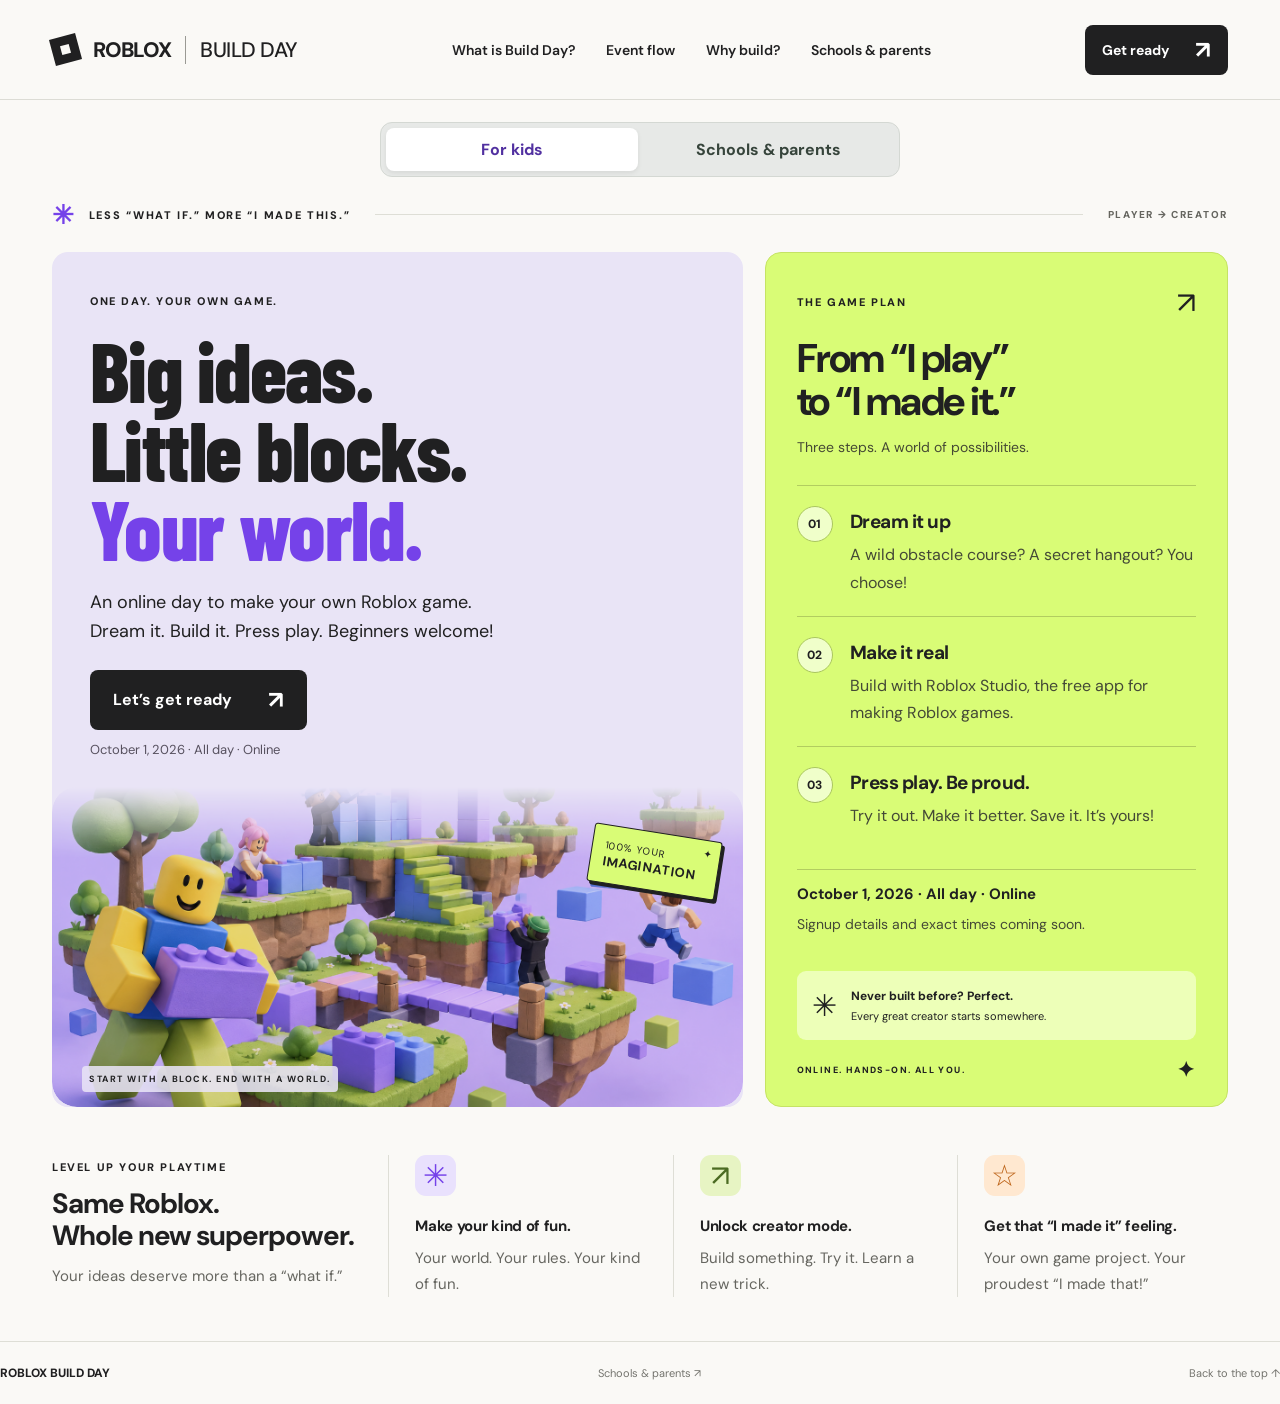
<file: index.html>
<!doctype html>
<html lang="en"><head><meta charset="utf-8"><meta name="viewport" content="width=device-width,initial-scale=1"><title>Roblox Build Day — Your world. Your rules.</title><meta name="description" content="Turn your big idea into a Roblox game. Build Day is an online building adventure for first-time creators."><link rel="icon" href="favicon.svg"><link rel="stylesheet" href="style.css"></head>
<body>
<header><a class="brand" href="#" aria-label="Roblox Build Day home"><span class="brand-icon" aria-hidden="true"></span><strong>ROBLOX <span>BUILD DAY</span></strong></a><nav aria-label="Main navigation"><a href="#what">What is Build Day?</a><a href="#how">Event flow</a><a href="#why">Why build?</a><a href="schools/">Schools &amp; parents</a></nav><button class="button small" data-start>Get ready <span>↗</span></button></header><nav class="audience-tabs" aria-label="Choose your Build Day page"><a href="./" aria-current="page">For kids</a><a href="schools/">Schools &amp; parents</a></nav>
<main>
<div class="intro-label"><span class="spark">✳</span> LESS “WHAT IF.” MORE “I MADE THIS.” <span class="line"></span><span class="edition">PLAYER → CREATOR</span></div>
<div class="main-grid">
<section class="hero" id="what"><div class="hero-copy"><span class="eyebrow">ONE DAY. YOUR OWN GAME.</span><h1>Big ideas.<br>Little blocks.<br><span>Your world.</span></h1><p>An online day to make your own Roblox game.<br>Dream it. Build it. Press play. Beginners welcome!</p><button class="button" data-start>Let’s get ready <span>↗</span></button><span class="hero-note">October 1, 2026 · All day · Online</span></div><div class="art"><img src="assets/build-world.png" alt="Colorful blocky characters building a floating obstacle-course world together"><span class="art-sticker">100% YOUR<br><strong>IMAGINATION</strong><span>✦</span></span><span class="art-caption">START WITH A BLOCK. END WITH A WORLD.</span></div></section>
<aside class="how" id="how"><div class="how-top"><span class="eyebrow">THE GAME PLAN</span><span class="how-icon" aria-hidden="true">↗</span></div><h2>From “I play”<br>to “I made it.”</h2><p class="how-description">Three steps. A world of possibilities.</p><ol class="steps"><li><span class="number">01</span><div><h3>Dream it up</h3><p>A wild obstacle course? A secret hangout? You choose!</p></div></li><li><span class="number">02</span><div><h3>Make it real</h3><p>Build with Roblox Studio, the free app for making Roblox games.</p></div></li><li><span class="number">03</span><div><h3>Press play. Be proud.</h3><p>Try it out. Make it better. Save it. It’s yours!</p></div></li></ol><div class="event-facts"><h3>October 1, 2026 · All day · Online</h3><p>Signup details and exact times coming soon.</p></div><div class="starter"><span aria-hidden="true">✳</span><p><strong>Never built before? Perfect.</strong><br>Every great creator starts somewhere.</p></div><div class="how-bottom"><span>ONLINE. HANDS-ON. ALL YOU.</span><span>✦</span></div></aside>
</div>
<section id="why" class="why"><div class="why-title"><span class="eyebrow">LEVEL UP YOUR PLAYTIME</span><h2>Same Roblox.<br>Whole new superpower.</h2><p>Your ideas deserve more than a “what if.”</p></div><article><span class="benefit-icon violet" aria-hidden="true">✳</span><h3>Make your kind of fun.</h3><p>Your world. Your rules. Your kind of fun.</p></article><article><span class="benefit-icon green" aria-hidden="true">↗</span><h3>Unlock creator mode.</h3><p>Build something. Try it. Learn a new trick.</p></article><article><span class="benefit-icon orange" aria-hidden="true">☆</span><h3>Get that “I made it” feeling.</h3><p>Your own game project. Your proudest “I made that!”</p></article></section>
</main>
<footer><span class="footer-brand">ROBLOX BUILD DAY</span><a href="schools/">Schools &amp; parents ↗</a><a href="#what">Back to the top ↑</a></footer>
<dialog id="start-dialog"><button class="close" aria-label="Close">×</button><span class="eyebrow">YOUR CREATOR ERA STARTS HERE</span><h2>Ready, set…<br><span>make something.</span></h2><p>You don’t need to register to start exploring. Here’s how to get your building space ready:</p><ol class="prep-list"><li><strong>Grab a Windows or Mac computer.</strong> Ask a grown-up to help set up Roblox Studio.</li><li><strong>Bring a small game idea.</strong> Start with a few jumps or a cozy hangout.</li></ol><div class="event-note"><strong>Event registration is not available yet.</strong><p>October 1, 2026 · All day. Signup and timing details are coming soon. The guide below helps you prepare; it doesn’t register you.</p></div><a class="button" href="https://create.roblox.com/docs/studio/setup" target="_blank" rel="noopener noreferrer">Open the official setup guide <span>↗</span></a><p class="device-note">The official Roblox setup guide opens in a new tab. No signup information is collected on this page.</p></dialog>
<script src="app.js"></script></body></html>
</file>
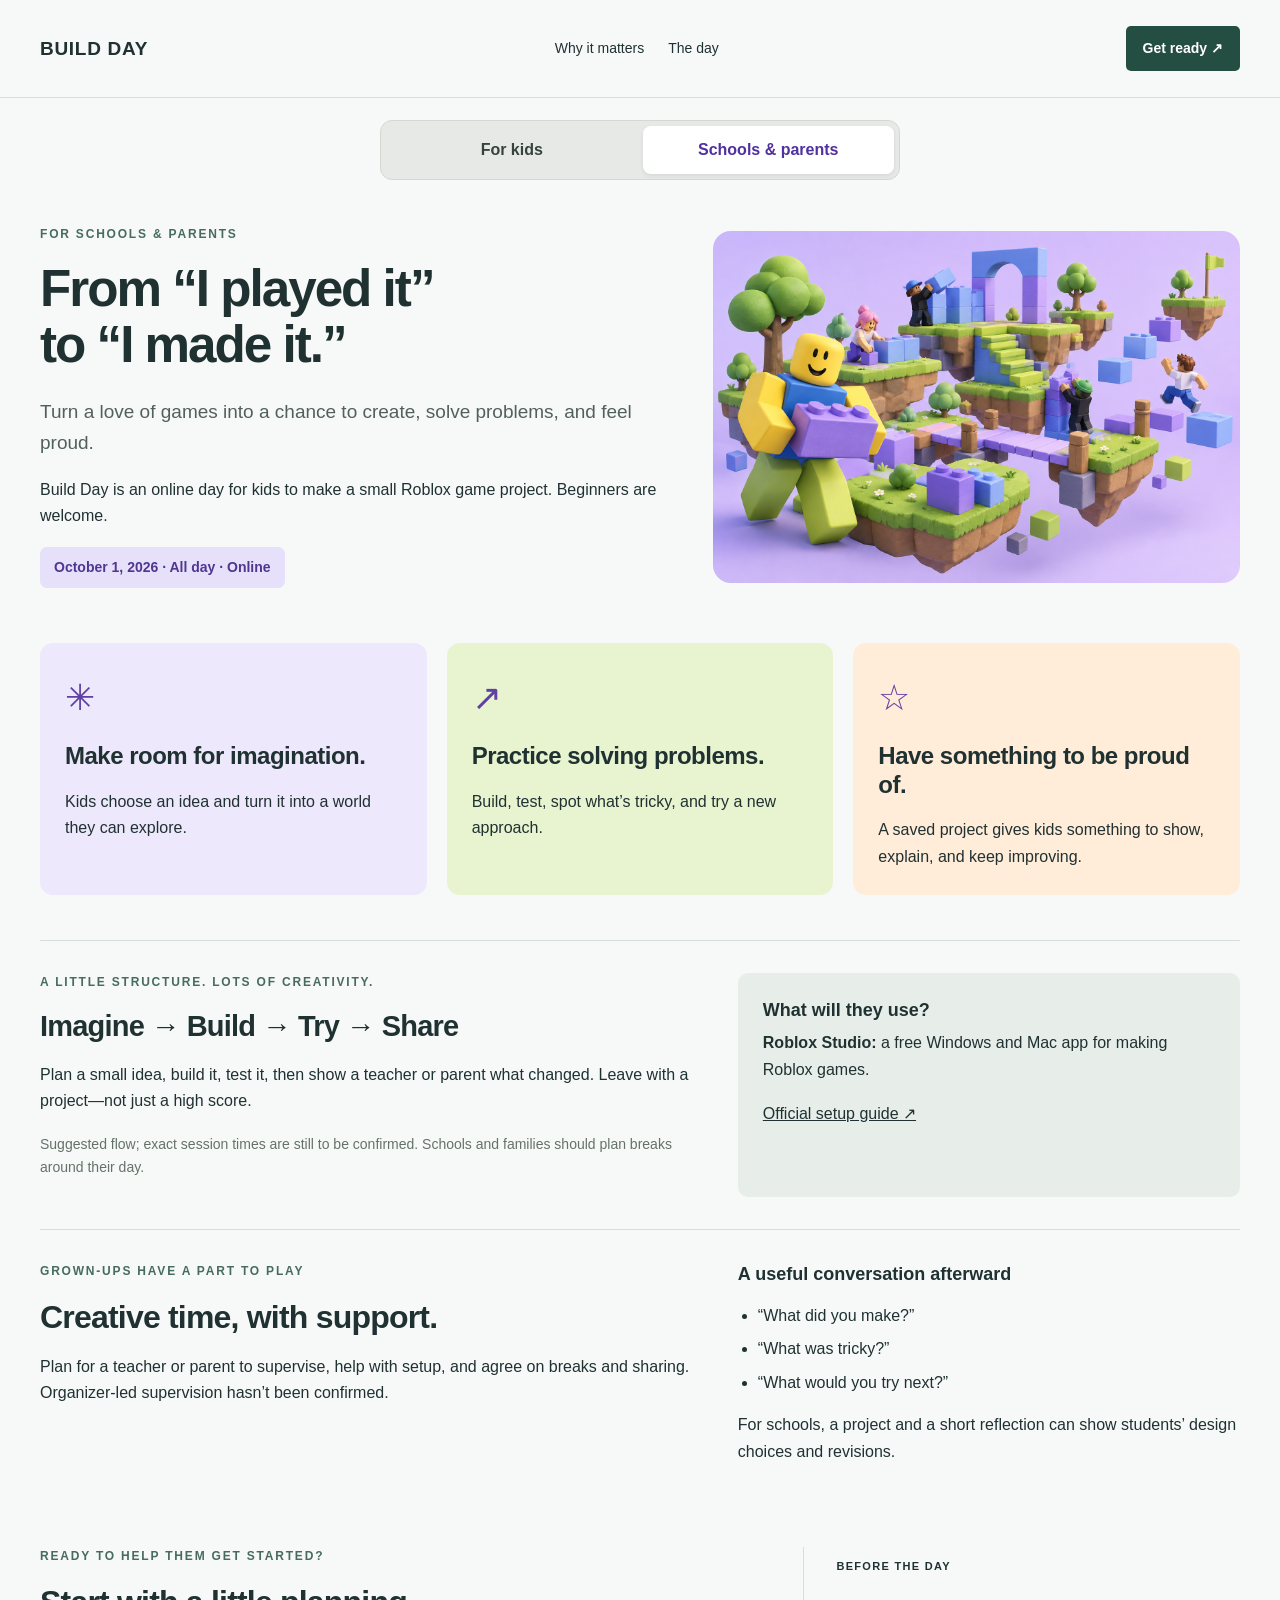
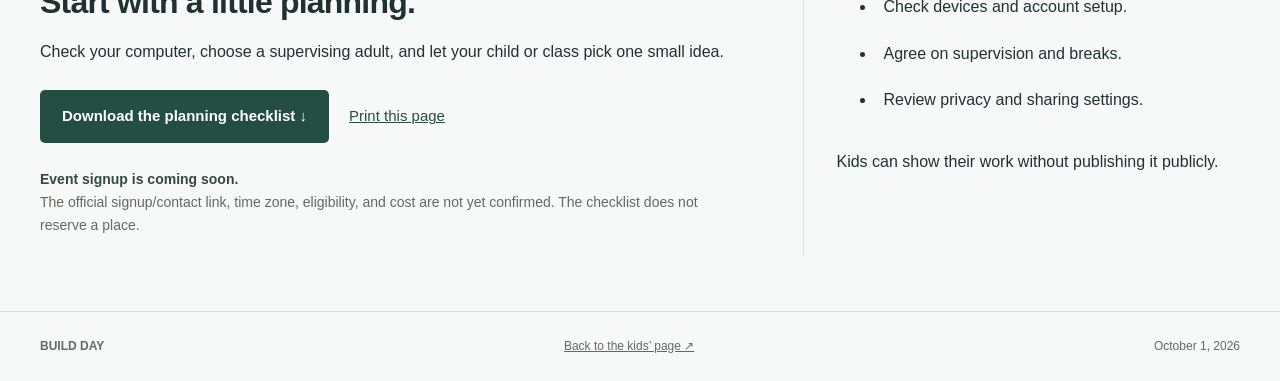
<file: schools/index.html>
<!doctype html><html lang="en"><head><meta charset="utf-8"><meta name="viewport" content="width=device-width,initial-scale=1"><title>Build Day — For Schools & Parents</title><meta name="description" content="Why Build Day is a chance for kids to practice creativity, problem-solving and digital design. October 1, 2026, online."><link rel="icon" href="../favicon.svg"><link rel="stylesheet" href="schools.css"></head><body>
<a class="skip" href="#main">Skip to content</a><header><a class="brand" href="../">BUILD DAY</a><nav aria-label="Page navigation"><a href="#benefits">Why it matters</a><a href="#plan">The day</a></nav><a class="button small" href="#next">Get ready ↗</a></header><nav class="audience-tabs" aria-label="Choose your Build Day page"><a href="../">For kids</a><a href="./" aria-current="page">Schools &amp; parents</a></nav>
<main id="main"><section class="family-intro"><div><p class="eyebrow">FOR SCHOOLS &amp; PARENTS</p><h1>From “I played it”<br>to “I made it.”</h1><p class="lead">Turn a love of games into a chance to create, solve problems, and feel proud.</p><p>Build Day is an online day for kids to make a small Roblox game project. Beginners are welcome.</p><div class="date-pill">October 1, 2026 · All day · Online</div></div><img src="../assets/build-world.png" alt="Playful block characters building a colorful game world together"></section>
<section id="benefits" class="benefits"><article><span class="benefit-symbol">✳</span><h2>Make room for imagination.</h2><p>Kids choose an idea and turn it into a world they can explore.</p></article><article><span class="benefit-symbol">↗</span><h2>Practice solving problems.</h2><p>Build, test, spot what’s tricky, and try a new approach.</p></article><article><span class="benefit-symbol">☆</span><h2>Have something to be proud of.</h2><p>A saved project gives kids something to show, explain, and keep improving.</p></article></section>
<section id="plan" class="simple-plan"><div><p class="eyebrow">A LITTLE STRUCTURE. LOTS OF CREATIVITY.</p><h2>Imagine → Build → Try → Share</h2><p>Plan a small idea, build it, test it, then show a teacher or parent what changed. Leave with a project—not just a high score.</p><p class="muted">Suggested flow; exact session times are still to be confirmed. Schools and families should plan breaks around their day.</p></div><aside><h3>What will they use?</h3><p><strong>Roblox Studio:</strong> a free Windows and Mac app for making Roblox games.</p><a href="https://create.roblox.com/docs/studio/setup" target="_blank" rel="noopener noreferrer">Official setup guide ↗</a></aside></section>
<section class="grownup"><div><p class="eyebrow">GROWN-UPS HAVE A PART TO PLAY</p><h2>Creative time, with support.</h2><p>Plan for a teacher or parent to supervise, help with setup, and agree on breaks and sharing. Organizer-led supervision hasn’t been confirmed.</p></div><div><h3>A useful conversation afterward</h3><ul><li>“What did you make?”</li><li>“What was tricky?”</li><li>“What would you try next?”</li></ul><p>For schools, a project and a short reflection can show students’ design choices and revisions.</p></div></section>
<section id="next" class="next"><div><p class="eyebrow">READY TO HELP THEM GET STARTED?</p><h2>Start with a little planning.</h2><p>Check your computer, choose a supervising adult, and let your child or class pick one small idea.</p><div class="actions"><a class="button" href="school-planning-checklist.txt" download>Download the planning checklist ↓</a><button id="print-brief" type="button">Print this page</button></div><p class="pending"><strong>Event signup is coming soon.</strong> The official signup/contact link, time zone, eligibility, and cost are not yet confirmed. The checklist does not reserve a place.</p></div><aside><span>BEFORE THE DAY</span><ul><li>Check devices and account setup.</li><li>Agree on supervision and breaks.</li><li>Review privacy and sharing settings.</li></ul><p>Kids can show their work without publishing it publicly.</p></aside></section></main><footer><strong>BUILD DAY</strong><a href="../">Back to the kids’ page ↗</a><span>October 1, 2026</span></footer><script src="schools.js"></script></body></html>
</file>
<file: style.css>
@import url('https://fonts.googleapis.com/css2?family=Barlow+Condensed:wght@700;800;900&family=DM+Sans:wght@400;500;600;650;700;800&display=swap');
:root{--ink:#202021;--paper:#faf9f6;--purple:#7542e9;--lime:#d9fc76}*{box-sizing:border-box}html{scroll-behavior:smooth;scroll-padding-top:24px}body{margin:0;background:var(--paper);color:var(--ink);font-family:'DM Sans',Arial,sans-serif;font-size:16px}button,a{-webkit-tap-highlight-color:transparent}a{color:inherit;text-decoration:none}button{font:inherit;cursor:pointer}header{height:100px;max-width:1456px;margin:auto;padding:0 52px;display:flex;align-items:center;justify-content:space-between;border-bottom:1px solid #dcdcd5}.brand{display:flex;align-items:center;gap:14px}.brand strong{font-size:21px;font-weight:800;letter-spacing:-1px}.brand strong span{font-weight:500;border-left:1px solid #9a9a94;margin-left:10px;padding-left:14px;letter-spacing:-.5px}.brand-icon{width:27px;height:27px;background:var(--ink);transform:rotate(-15deg);position:relative}.brand-icon:after{content:'';position:absolute;inset:9px;background:var(--paper)}nav{display:flex;gap:31px;font-size:14px;font-weight:600}nav a:hover,footer a:hover{color:var(--purple)}.button{border:0;border-radius:8px;background:var(--ink);color:#fff;display:inline-flex;align-items:center;justify-content:space-between;gap:36px;padding:18px 23px;font-weight:700;transition:transform .2s,background .2s}.button:hover{transform:translateY(-3px);background:#5130a0}.button span{font-size:24px;line-height:1}.button.small{font-size:14px;padding:13px 17px;gap:26px}main{max-width:1456px;margin:auto;padding:0 52px}.intro-label{display:flex;gap:13px;align-items:center;font-size:11px;font-weight:800;letter-spacing:1.7px;height:75px}.spark{font-size:26px;color:var(--purple)}.line{flex:1;height:1px;background:#deded6;margin:0 12px}.edition{font-size:10px;color:#65655f}.main-grid{display:grid;grid-template-columns:1.49fr 1fr;gap:22px}.hero{border-radius:16px;background:#e9e4f6;overflow:hidden;position:relative;min-height:660px}.hero-copy{position:relative;z-index:2;padding:37px 38px 0}.eyebrow{font-size:11px;letter-spacing:1.6px;font-weight:800}h1{font-family:'Barlow Condensed',Impact,'Arial Narrow',sans-serif;font-size:83px;font-weight:800;line-height:.95;letter-spacing:-1.6px;margin:21px 0 20px}h1>span{color:var(--purple)}.hero-copy>p{font-size:15px;line-height:1.65;margin:0 0 23px}.hero-note{display:block;font-size:11px;margin-top:11px;color:#57515f}.art{position:absolute;width:70%;height:360px;right:-12%;bottom:0;pointer-events:none}.art img{width:100%;height:100%;object-fit:cover;object-position:center;mix-blend-mode:multiply;mask-image:linear-gradient(to bottom,transparent,black 13%);border-radius:25px}.art-sticker{position:absolute;right:24%;top:12px;background:var(--lime);border:1px solid var(--ink);padding:13px 20px 12px 12px;border-radius:3px;transform:rotate(9deg);font-size:10px;line-height:1.4;letter-spacing:.7px;box-shadow:3px 3px 0 var(--ink)}.art-sticker strong{font-size:13px}.art-sticker>span{position:absolute;right:7px;top:6px}.art-caption{position:absolute;bottom:20px;left:-30%;font-size:9px;letter-spacing:1.5px;font-weight:700}.how{background:var(--lime);border:1px solid #c5e365;border-radius:16px;padding:30px 31px 22px;display:flex;flex-direction:column}.how-top{display:flex;justify-content:space-between;align-items:center}.how-icon{font-size:30px}h2{font-size:40px;letter-spacing:-1.5px;line-height:1.08;margin:15px 0}.how-description{font-size:14px;margin:0;color:#454934}.steps{list-style:none;padding:0;margin:29px 0 20px}.steps li{display:flex;gap:17px;padding:20px 0;border-top:1px solid #b2cd60}.number{display:flex;align-items:center;justify-content:center;flex:none;width:36px;height:36px;background:#f0ffca;border:1px solid #aac65d;border-radius:50%;font-size:12px;font-weight:800}.steps h3{font-size:19px;letter-spacing:-.5px;margin:3px 0 7px}.steps p{font-size:13px;line-height:1.7;margin:0;color:#444936}.starter{background:#edffb8;border-radius:9px;display:flex;align-items:center;gap:14px;padding:15px}.starter>span{font-size:30px}.starter p{font-size:11px;line-height:1.7;margin:0}.starter strong{font-size:12px}.how-bottom{display:flex;justify-content:space-between;align-items:center;font-size:9px;font-weight:800;letter-spacing:1.4px;margin-top:auto;padding-top:21px}.how-bottom>span:last-child{font-size:21px}.why{display:grid;grid-template-columns:1.2fr 1fr 1fr 1.05fr;gap:27px;padding:48px 0 44px}.why h2{font-size:28px;letter-spacing:-1px;line-height:1.14;margin:12px 0}.why p{font-size:12px;line-height:1.7;color:#666660;margin:0}.why article{border-left:1px solid #deded6;padding-left:26px}.benefit-icon{width:41px;height:41px;display:flex;align-items:center;justify-content:center;font-size:30px;border-radius:11px;margin-bottom:20px}.violet{background:#e9e1fd;color:var(--purple)}.green{background:#e7f4c3;color:#4b6b22}.orange{background:#ffe8d0;color:#bd6419}.why h3{font-size:15px;letter-spacing:-.3px;margin:0 0 10px}footer{max-width:1352px;margin:0 auto;padding:23px 0;border-top:1px solid #deded6;display:flex;align-items:center;justify-content:space-between;font-size:11px;color:#73736d}.footer-brand{font-weight:800;font-size:12px;color:var(--ink)}dialog{border:1px solid #dad4e5;border-radius:20px;padding:40px;max-width:510px;width:calc(100% - 32px);background:var(--paper);color:var(--ink);box-shadow:0 30px 90px #0004}dialog::backdrop{background:#1510219c;backdrop-filter:blur(5px)}dialog h2{font-size:43px;margin-top:25px}dialog h2 span{color:var(--purple)}dialog>p{line-height:1.6;color:#65616a;font-size:15px}.close{position:absolute;right:15px;top:10px;background:transparent;border:0;font-size:30px;padding:5px 10px}.event-note{background:#eae5f6;padding:20px;border-radius:10px;margin:25px 0;font-size:14px;line-height:1.6}.event-note p{margin:7px 0 0}.device-note{font-size:12px!important}a:focus-visible,button:focus-visible{outline:3px solid #7542e9;outline-offset:5px}@media(min-width:1450px){.hero{min-height:700px}.art{height:385px}h1{font-size:92px}}@media(max-width:1100px){header,main{padding-left:28px;padding-right:28px}.brand strong{font-size:17px}nav{gap:17px}.hero-copy{padding:30px 28px 0}h1{font-size:72px}.how{padding:27px 24px}.how h2{font-size:35px}.steps p br{display:none}.hero{min-height:670px}.art{width:95%;right:-17%;height:320px}.art-caption{left:0}.why{gap:20px}.why article{padding-left:18px}.why p br{display:none}footer{margin:0 28px}}@media(max-width:760px){header{height:80px;padding:0 20px}.brand strong{font-size:15px}.brand strong span{margin-left:7px;padding-left:9px}.brand-icon{width:23px;height:23px}.brand-icon:after{inset:8px}nav{display:none}.button.small{font-size:12px;padding:12px;gap:10px}main{padding:0 20px}.intro-label{height:60px;font-size:8px;letter-spacing:1px}.edition{display:none}.main-grid{grid-template-columns:1fr;gap:18px}.hero{min-height:735px}.hero-copy{padding:30px}h1{font-size:80px}.hero-copy p{font-size:14px}.art{width:95%;height:330px;right:-10%}.art-sticker{right:25%;top:55px}.art-caption{left:0}.how{padding:28px}.how h2{font-size:40px}.steps{margin:25px 0 15px}.steps p{font-size:14px}.starter p{font-size:12px}.starter strong{font-size:14px}.why{grid-template-columns:1fr 1fr;gap:30px 20px;padding:38px 0}.why-title{grid-column:1/-1}.why article{padding-left:0;border-left:0}.why h3{font-size:15px}.why article:last-child{grid-column:1/-1}.why p{font-size:14px}.why-title h2{font-size:32px}footer{margin:0 20px;gap:20px;flex-wrap:wrap}footer>span:nth-child(2){display:none}dialog{padding:32px 24px}dialog h2{font-size:35px}}@media(prefers-reduced-motion:reduce){html{scroll-behavior:auto}*{transition:none!important}}
.art{width:100%;right:0;height:270px}.art img{object-position:center 47%;mask-image:linear-gradient(to bottom,transparent,black 22%)}.hero{min-height:790px}.art-sticker{right:24px;top:45px}.art-caption{left:30px;bottom:15px;background:#e9e4f6df;padding:7px;border-radius:4px}@media(min-width:1450px){.hero{min-height:830px}.art{height:300px}}@media(max-width:760px){.hero{min-height:790px}.art{height:290px}.art-sticker{top:42px;right:20px}}

/* Keep event facts readable alongside the creative introduction. */
.hero-copy>p{max-width:440px;font-size:16px}.hero-note{font-size:13px}.steps p,.how-description,.why p{font-size:14px}.event-facts{border-top:1px solid #b2cd60;padding:16px 0 10px;margin-bottom:8px}.event-facts h3{font-size:16px;margin:0 0 10px}.event-facts dl{margin:0;font-size:14px}.event-facts dl>div{display:flex;justify-content:space-between;gap:18px;padding:6px 0}.event-facts dt{font-weight:600}.event-facts dd{margin:0;text-align:right}.event-facts>p{font-size:12px;line-height:1.5;color:#444936;margin:10px 0}.hero{min-height:850px}.art{height:300px}.how-bottom{padding-top:16px}.starter{margin-top:4px}.prep-list{padding-left:22px;font-size:15px;line-height:1.6}.prep-list li{margin:14px 0}.prep-list strong{display:block}dialog{max-height:90vh;overflow:auto}.eyebrow{line-height:1.5}@media(max-width:760px){.hero{min-height:850px}.hero-copy{padding:28px 24px 0}.event-facts dl>div{flex-direction:column;gap:3px}.event-facts dd{text-align:left}.brand strong{font-size:14px}.intro-label{letter-spacing:.5px}}

.audience-tabs{display:flex;gap:5px;max-width:480px;margin:22px auto 0;padding:5px;background:#e7e9e7;border:1px solid #d4d8d3;border-radius:12px;justify-content:center;font-size:16px}.audience-tabs a{flex:1;text-align:center;text-decoration:none;padding:11px 20px;border-radius:8px;font-weight:700;color:#36443b}.audience-tabs a[aria-current="page"]{background:#fff;color:#5130a0;box-shadow:0 2px 5px #00000012}.audience-tabs a:hover{background:#f5f2fc}.audience-tabs a:focus-visible{outline:3px solid #795acf;outline-offset:2px}@media(max-width:680px){.audience-tabs{display:flex;margin:18px 20px 0;font-size:15px}.audience-tabs a{padding:10px 14px}}@media print{.audience-tabs{display:none}}

.hero{min-height:740px}.hero-copy>p{font-size:18px}.art{height:320px}.how{justify-content:space-between}.steps p{font-size:16px}.event-facts{padding:14px 0}.event-facts h3{font-size:15px}.event-facts p{font-size:14px}.why p{font-size:15px}.audience-tabs{max-width:520px}@media(max-width:760px){.hero{min-height:800px}.hero-copy>p{font-size:17px}.art{height:300px}}
</file>
<file: schools/schools.css>
*{box-sizing:border-box}html{scroll-behavior:smooth;scroll-padding-top:24px}body{margin:0;color:#203132;background:#f7f9f8;font-family:Arial,Helvetica,sans-serif;font-size:16px;line-height:1.65}a{color:inherit}header,main,footer{max-width:1280px;margin:auto}header{padding:26px 40px;display:flex;align-items:center;justify-content:space-between;gap:24px;border-bottom:1px solid #d6dfdb}.brand{text-decoration:none;font-size:19px;font-weight:800;letter-spacing:.7px;white-space:nowrap}.brand span{border-left:1px solid #bccbc3;margin-left:12px;padding-left:12px;font-size:14px;font-weight:400;letter-spacing:0}nav{display:flex;gap:24px;font-size:14px}nav a{text-decoration:none}.button{display:inline-block;background:#254e43;color:white;text-decoration:none;border-radius:5px;padding:14px 22px;font-weight:600;font-size:15px}.button:hover{background:#163b31}.small{font-size:14px;padding:11px 17px}main{padding:0 40px}.intro{padding:58px 0 35px}.eyebrow{font-size:12px;letter-spacing:1.8px;font-weight:700;color:#476b5f;margin:0 0 16px}h1{font-size:clamp(36px,4.7vw,60px);line-height:1.08;letter-spacing:-2px;margin:0 0 24px;font-weight:600}h2{font-size:32px;line-height:1.2;letter-spacing:-.8px;font-weight:600;margin:0 0 18px}h3{font-size:18px;line-height:1.4;margin:0 0 7px}p{margin:0 0 18px}.lead{max-width:820px;font-size:19px;color:#52605b}.facts{display:grid;grid-template-columns:repeat(3,1fr);padding:23px 0;margin-top:28px;border-top:1px solid #d6dfdb;border-bottom:1px solid #d6dfdb}.facts>div{padding-left:26px;border-left:1px solid #d6dfdb}.facts>div:first-child{padding-left:0;border:0}.facts span{display:block;font-size:11px;font-weight:700;letter-spacing:1.6px;color:#617269}.facts strong{font-size:19px;font-weight:600}.status{font-size:14px;color:#61655d;margin:14px 0 0}.overview{display:grid;grid-template-columns:1.15fr 1fr;gap:45px;padding:32px 0 55px}.schedule>p:not(.eyebrow),.learning>p:not(.eyebrow){color:#58675f}.timeline{padding:0;list-style:none;margin:25px 0 0}.timeline li{display:grid;grid-template-columns:118px 1fr;gap:20px;border-top:1px solid #d6dfdb;padding:21px 0}.timeline li>span{font-size:11px;font-weight:700;letter-spacing:.7px;padding-top:4px;color:#527265}.timeline p{margin:0;color:#5b6860}.learning{padding:30px;background:#e7eeea;border:1px solid #d6dfdb;border-radius:8px}.learning article{border-top:1px solid #c9d7cf;padding:19px 0}.learning article p{margin-bottom:9px}.learning article span{font-size:11px;letter-spacing:1px;color:#476b5f;font-weight:700}.definition{padding:20px;background:#f8fbf9;border-radius:4px;font-size:14px}.definition p{margin:8px 0}.definition a{font-weight:600}.value{border-top:1px solid #d6dfdb;padding:40px 0;display:grid;grid-template-columns:1fr 1.3fr;gap:60px}.value p:last-child{color:#58675f}.supervision{background:#fff;border:1px solid #d6dfdb;border-radius:8px;padding:34px;display:grid;grid-template-columns:1fr 1fr;gap:50px}.checks ul{padding-left:21px;margin:12px 0}.checks li{margin:10px 0}.checks>p{font-size:14px;color:#476b5f}.next{display:grid;grid-template-columns:1.6fr 1fr;gap:65px;padding:55px 0}.actions{display:flex;align-items:center;flex-wrap:wrap;gap:20px;margin:25px 0}.actions button{font:inherit;font-size:15px;background:transparent;border:0;text-decoration:underline;color:#254e43;cursor:pointer;padding:10px 0}.pending{font-size:14px;color:#626963}.pending strong{display:block;color:#34493f}.next aside{border-left:1px solid #d6dfdb;padding:5px 0 0 32px}.next aside>span{font-size:11px;letter-spacing:1.3px;font-weight:700}.next ol{padding-left:22px}.next li{padding:0 0 20px 7px}footer{padding:25px 40px;border-top:1px solid #d6dfdb;display:flex;justify-content:space-between;gap:20px;font-size:12px;color:#5d6d63}.skip{position:absolute;top:-80px;left:20px;background:white;padding:12px;z-index:5}.skip:focus{top:12px}:focus-visible{outline:3px solid #795acf;outline-offset:5px}@media(max-width:950px){nav{display:none}.overview{gap:25px;grid-template-columns:1fr 1fr}.timeline li{grid-template-columns:1fr;gap:7px}.next{gap:30px}}@media(max-width:680px){header{padding:20px;flex-wrap:wrap;gap:14px}.brand{font-size:16px}.small{font-size:13px}main{padding:0 20px}.intro{padding-top:32px}h1{letter-spacing:-1px}h2{font-size:28px}.lead{font-size:17px}.facts{grid-template-columns:1fr;gap:18px}.facts>div{padding:0;border:0}.overview,.value,.supervision,.next{grid-template-columns:1fr;gap:26px}.learning,.supervision{padding:24px}.next aside{border-left:0;border-top:1px solid #d6dfdb;padding:22px 0 0}footer{padding:20px;flex-wrap:wrap}}@media(prefers-reduced-motion:reduce){html{scroll-behavior:auto}}@media print{body{background:white;color:black;font-size:11pt}header,footer,.actions,.skip{display:none}main{padding:0;max-width:none}.intro,.overview,.value,.next{padding:15px 0}.intro h1{font-size:28pt}.overview,.supervision,.value,.next{display:block}.learning,.supervision{background:white;border:1px solid #aaa;padding:18px;margin:16px 0}.facts strong{font-size:13pt}.timeline li,article,.definition{break-inside:avoid}h2{font-size:20pt}.next aside{border:0;padding:0}a{color:black}}

.audience-tabs{display:flex;gap:5px;max-width:480px;margin:22px auto 0;padding:5px;background:#e7e9e7;border:1px solid #d4d8d3;border-radius:12px;justify-content:center;font-size:16px}.audience-tabs a{flex:1;text-align:center;text-decoration:none;padding:11px 20px;border-radius:8px;font-weight:700;color:#36443b}.audience-tabs a[aria-current="page"]{background:#fff;color:#5130a0;box-shadow:0 2px 5px #00000012}.audience-tabs a:hover{background:#f5f2fc}.audience-tabs a:focus-visible{outline:3px solid #795acf;outline-offset:2px}@media(max-width:680px){.audience-tabs{display:flex;margin:18px 20px 0;font-size:15px}.audience-tabs a{padding:10px 14px}}@media print{.audience-tabs{display:none}}
.family-intro{display:grid;grid-template-columns:1.2fr 1fr;gap:40px;align-items:center;padding:45px 0}.family-intro img{width:100%;border-radius:18px}.family-intro h1{font-size:clamp(34px,4vw,52px)}.date-pill{display:inline-block;background:#e6e0fb;color:#503691;padding:9px 14px;border-radius:7px;font-size:14px;font-weight:600}.benefits{display:grid;grid-template-columns:repeat(3,1fr);gap:20px;padding:10px 0 45px}.benefits article{background:#eee8fc;border-radius:13px;padding:25px}.benefits article:nth-child(2){background:#e8f4d0}.benefits article:nth-child(3){background:#ffecd9}.benefits h2{font-size:24px;letter-spacing:-.5px}.benefits p{margin:0}.benefit-symbol{font-size:36px;display:block;margin-bottom:14px;color:#6041a2}.simple-plan,.grownup{display:grid;grid-template-columns:1.3fr 1fr;gap:45px;padding:32px 0;border-top:1px solid #d6dfdb}.simple-plan aside{background:#e7eeea;border-radius:10px;padding:25px}.simple-plan h2{font-size:29px}.muted{font-size:14px;color:#657268}.grownup ul{padding-left:20px}.grownup li{margin:7px 0}.next{padding-top:32px}.audience-tabs{max-width:520px}@media(max-width:680px){.family-intro,.benefits,.simple-plan,.grownup{grid-template-columns:1fr;gap:20px}.family-intro{padding-top:28px}.family-intro img{max-height:240px;object-fit:cover}.benefits{gap:12px}.benefits article{padding:22px}.benefit-symbol{float:left;margin:0 18px 8px 0}.benefits h2{font-size:22px}.simple-plan h2{font-size:25px}}@media print{.family-intro img{display:none}.family-intro,.benefits,.simple-plan,.grownup{display:block}.benefits article{break-inside:avoid;background:white;padding:12px 0}.family-intro{padding:15px 0}}
</file>
